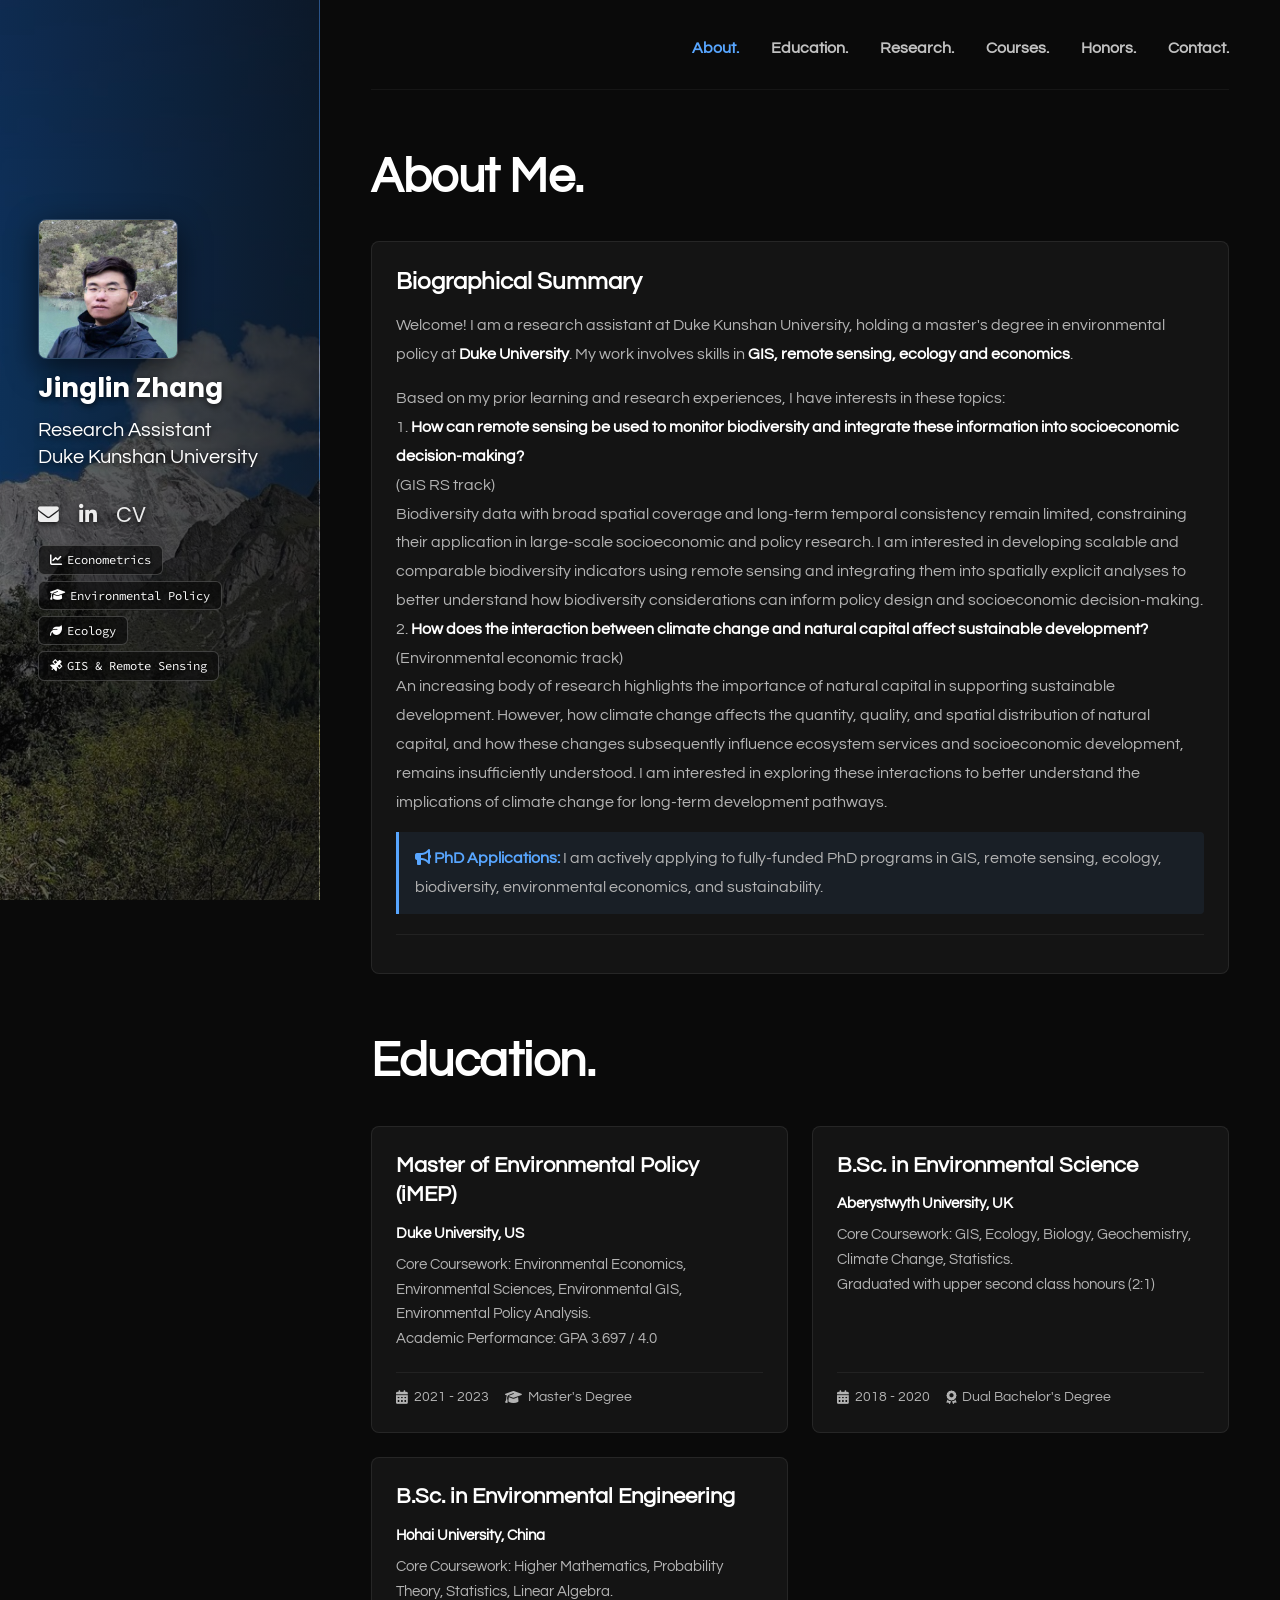
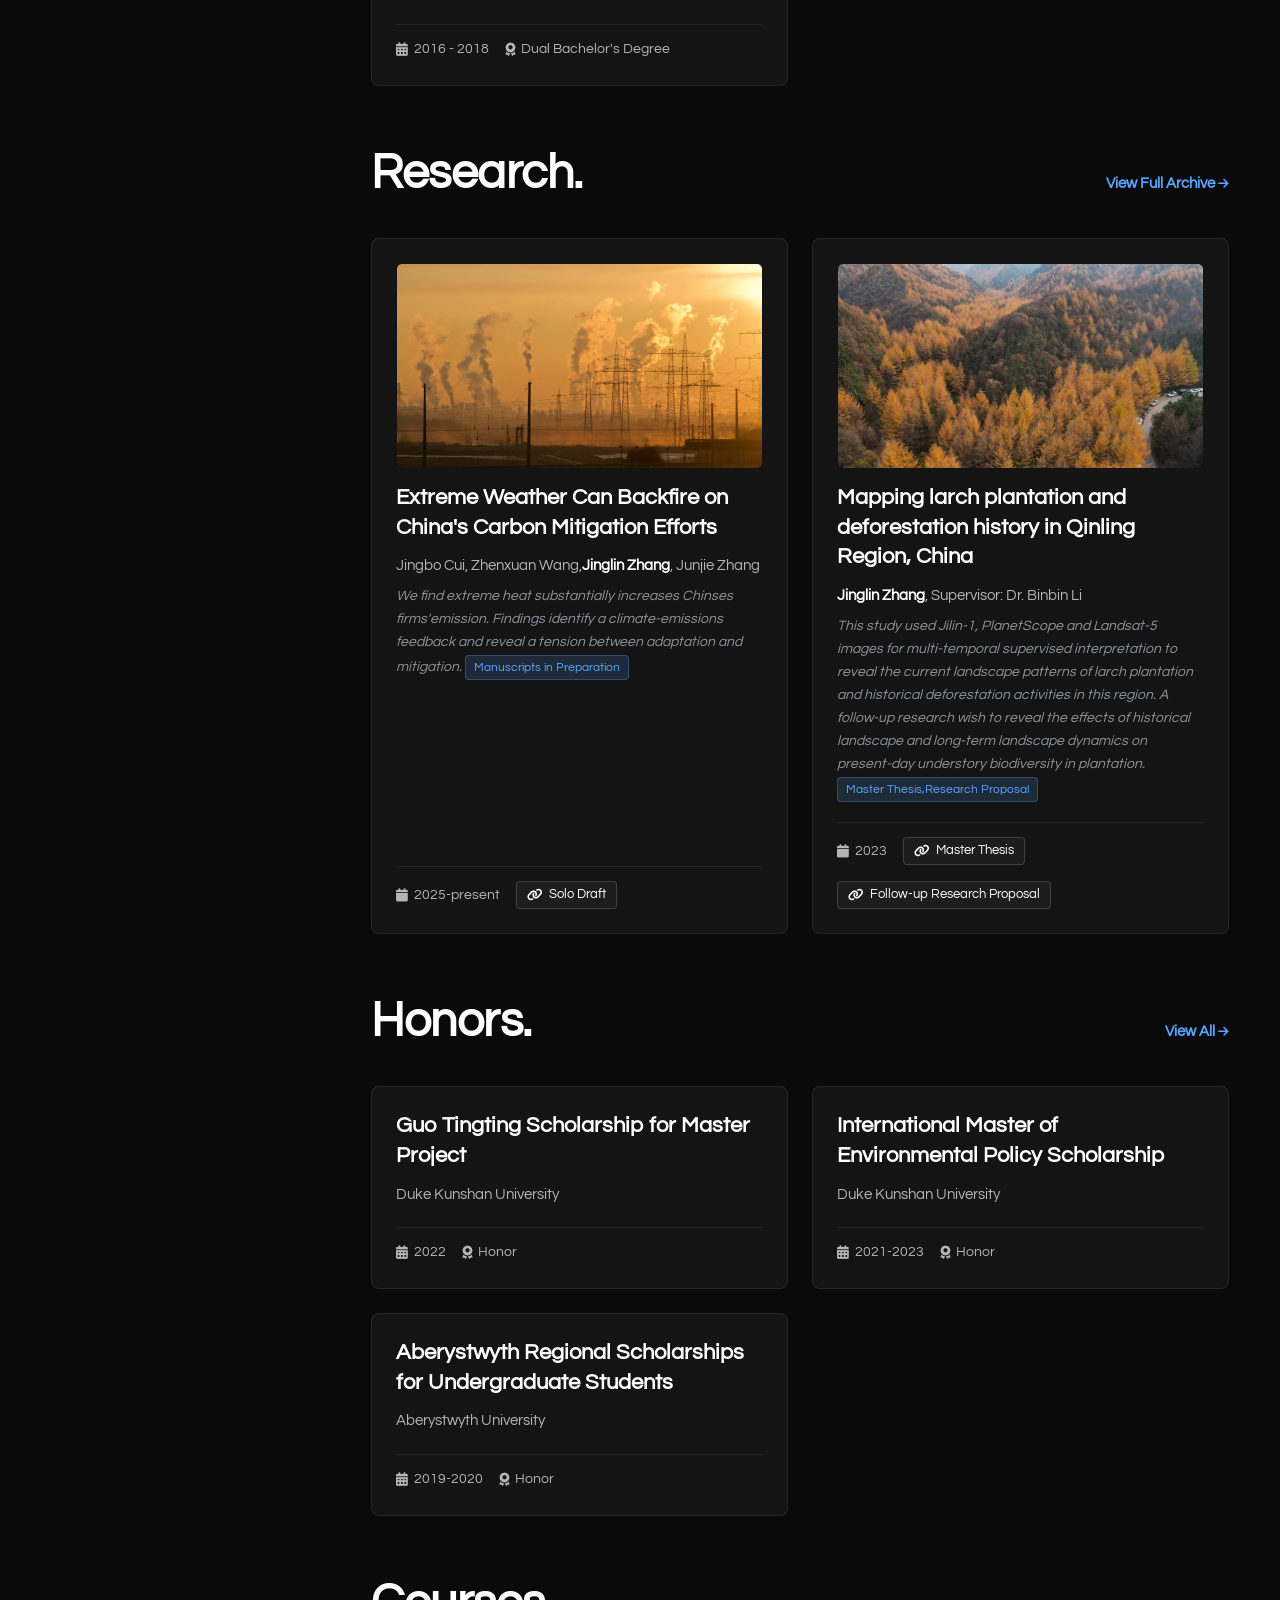
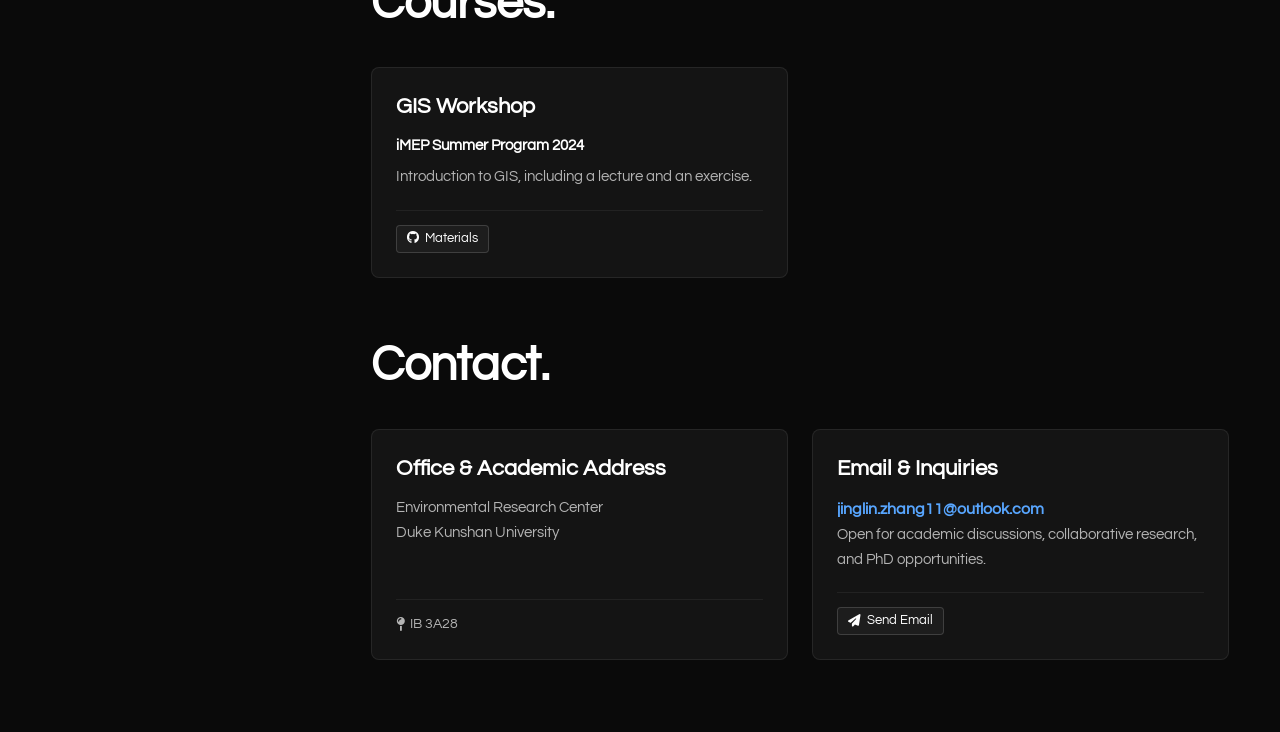
<file: index.html>
<!DOCTYPE html>
<html lang="en">
<head>
    <meta charset="UTF-8">
    <meta name="viewport" content="width=device-width, initial-scale=1.0">
    <title>Jinglin Zhang | Academic Portfolio</title>
    
    <!-- Fonts & Icons (Gitfolio exact stack) -->
    <link rel="stylesheet" href="https://cdnjs.cloudflare.com/ajax/libs/font-awesome/6.5.0/css/all.min.css">
    <link rel="stylesheet" href="styles.css">
</head>
<body>

    <!-- ===================================================
         1) GITFOLIO FIXED LEFT PROFILE RIBBON
         =================================================== -->
    <div id="profile" style="background-image: linear-gradient(90deg, rgba(10, 10, 10, 0.35), rgba(10, 10, 10, 0.72)), url('assets/background.jpg'); background-size: cover; background-position: center; background-repeat: no-repeat;">
        <img id="profile_img" src="assets/profile.jpg" alt="Your Portrait">
        
        <div id="username">
            <span>Jinglin Zhang</span>
        </div>

        <div id="userbio">
            Research Assistant<br>Duke Kunshan University
        </div>

        <div class="socials">
            <a href="mailto:jinglin.zhang11@outlook.com" title="Email">
                <i class="fas fa-envelope"></i>
            </a>
            <a href="https://www.linkedin.com/in/jiz11/" target="_blank" rel="noopener noreferrer" title="LinkedIn">
                <i class="fab fa-linkedin-in"></i>
            </a>
            <a href="assets/cv.pdf" target="_blank" rel="noopener noreferrer" title="Resume">
                CV
            </a>
        </div>

        <div style="margin-top: 1.5vh; display: flex; flex-wrap: wrap; gap: 6px;">
            <span class="gitfolio-badge"><i class="fas fa-chart-line text-blue-400"></i> Econometrics</span>
            <span class="gitfolio-badge"><i class="fas fa-graduation-cap text-green-400"></i> Environmental Policy</span>
            <span class="gitfolio-badge"><i class="fas fa-leaf text-amber-400"></i> Ecology</span>
            <span class="gitfolio-badge"><i class="fas fa-satellite text-purple-400"></i> GIS & Remote Sensing</span>
        </div>
    </div>

    <!-- ===================================================
         2) GITFOLIO RIGHT DISPLAY CONTENT
         =================================================== -->
    <div id="display">
        
        <!-- Top Navigation Bar (Gitfolio style) -->
        <div id="header">
            <a href="#about" class="active">About.</a>
            <a href="#education">Education.</a>
            <a href="#research">Research.</a>
            <a href="#Courses">Courses.</a>
            <a href="#honors">Honors.</a>
            <a href="#contact">Contact.</a>
        </div>

        <!-- SECTION 1: ABOUT ME -->
        <div id="about">
            <h1>About Me.</h1>
            <div class="gitfolio-card" style="margin-bottom: 30px;">
                <div class="section_title" style="color: #fff; font-size: 24px;">Biographical Summary</div>
                <div class="about_section" style="font-size: 16px; line-height: 1.8;">
                    <p style="margin-top: 0;">
                        Welcome! I am a research assistant at Duke Kunshan University, holding a master's degree in environmental policy at <strong>Duke University</strong>. My work involves skills in <strong>GIS, remote sensing, ecology and economics</strong>.
                    </p>
                    <p>
                        Based on my prior learning and research experiences, I have interests in these topics:<br>
                        1. <strong>How can remote sensing be used to monitor biodiversity and integrate these information into socioeconomic decision-making?</strong><br> (GIS RS track)<br>
                        Biodiversity data with broad spatial coverage and long-term temporal consistency remain limited, constraining their application in large-scale socioeconomic and policy research. I am interested in developing scalable and comparable biodiversity indicators using remote sensing and integrating them into spatially explicit analyses to better understand how biodiversity considerations can inform policy design and socioeconomic decision-making. <br>
                        2. <strong>How does the interaction between climate change and natural capital affect sustainable development?</strong><br> (Environmental economic track)<br>
                        An increasing body of research highlights the importance of natural capital in supporting sustainable development. However, how climate change affects the quantity, quality, and spatial distribution of natural capital, and how these changes subsequently influence ecosystem services and socioeconomic development, remains insufficiently understood. I am interested in exploring these interactions to better understand the implications of climate change for long-term development pathways.
                    </p>
                    <p style="margin-bottom: 0; padding: 12px 16px; border-left: 3px solid var(--accent-color); background: rgba(88, 166, 255, 0.08); border-radius: 0 4px 4px 0;">
                        <strong style="color: #58a6ff;"><i class="fas fa-bullhorn"></i> PhD Applications:</strong> I am actively applying to fully-funded PhD programs in GIS, remote sensing, ecology, biodiversity, environmental economics, and sustainability.
                    </p>
                </div>
                <div class="bottom_section">
                </div>
            </div>
        </div>

        <!-- SECTION 2: EDUCATION -->
        <div id="education">
            <h1>Education.</h1>
            <div class="projects">
                
                <section class="gitfolio-card">
                    <div>
                        <div class="section_title">Master of Environmental Policy (iMEP)</div>
                        <div class="about_section">
                            <p style="margin: 0 0 6px 0; color: #fff; font-weight: 600;">Duke University, US</p>
                            <p style="margin: 0; color: var(--text-secondary);">
                                Core Coursework: Environmental Economics, Environmental Sciences, Environmental GIS, Environmental Policy Analysis.<br>
                                Academic Performance: GPA 3.697 / 4.0
                            </p>
                        </div>
                    </div>
                    <div class="bottom_section">
                        <span><i class="fas fa-calendar-alt"></i> 2021 - 2023</span>
                        <span><i class="fas fa-graduation-cap"></i> Master's Degree</span>
                    </div>
                </section>

                <section class="gitfolio-card">
                    <div>
                        <div class="section_title">B.Sc. in Environmental Science</div>
                        <div class="about_section">
                            <p style="margin: 0 0 6px 0; color: #fff; font-weight: 600;">Aberystwyth University, UK</p>
                            <p style="margin: 0; color: var(--text-secondary);">
                                Core Coursework: GIS, Ecology, Biology, Geochemistry, Climate Change, Statistics.<br>
                                Graduated with upper second class honours (2:1)
                            </p>
                        </div>
                    </div>
                    <div class="bottom_section">
                        <span><i class="fas fa-calendar-alt"></i> 2018 - 2020</span>
                        <span><i class="fas fa-award"></i> Dual Bachelor's Degree</span>
                    </div>
                </section>

                <section class="gitfolio-card">
                    <div>
                        <div class="section_title">B.Sc. in Environmental Engineering</div>
                        <div class="about_section">
                            <p style="margin: 0 0 6px 0; color: #fff; font-weight: 600;">Hohai University, China</p>
                            <p style="margin: 0; color: var(--text-secondary);">
                                Core Coursework: Higher Mathematics, Probability Theory, Statistics, Linear Algebra.<br>
                            </p>
                        </div>
                    </div>
                    <div class="bottom_section">
                        <span><i class="fas fa-calendar-alt"></i> 2016 - 2018</span>
                        <span><i class="fas fa-award"></i> Dual Bachelor's Degree</span>
                    </div>
                </section>

            </div>
        </div>

        <!-- SECTION 3: RESEARCH & PUBLICATIONS -->
        <div id="research">
            <div style="display: flex; justify-content: space-between; align-items: baseline; margin-top: 50px; margin-bottom: 25px;">
                <h1 style="margin: 0;">Research.</h1>
                <a href="pages/all-publications.html" style="font-family: 'Questrial', sans-serif; color: var(--accent-color); text-decoration: none; font-size: 15px; font-weight: bold;">
                    View Full Archive <i class="fas fa-arrow-right" style="font-size: 12px;"></i>
                </a>
            </div>
            
            <div class="projects" id="featured-publications-container">
                <!-- Dynamically populated from data/publications.json via script.js -->
            </div>
        </div>

        <!-- SECTION 4: HONORS & AWARDS -->
        <div id="honors">
            <div style="display: flex; justify-content: space-between; align-items: baseline; margin-top: 50px; margin-bottom: 25px;">
                <h1 style="margin: 0;">Honors.</h1>
                <a href="pages/all-honors.html" style="font-family: 'Questrial', sans-serif; color: var(--accent-color); text-decoration: none; font-size: 15px; font-weight: bold;">
                    View All <i class="fas fa-arrow-right" style="font-size: 12px;"></i>
                </a>
            </div>
            
            <div class="projects" id="honors-container">
                <!-- Dynamically populated from data/honors.json via script.js -->
            </div>
        </div>

        <div id="Courses">
            <h1>Courses.</h1>
            <div class="projects">
                
                <section class="gitfolio-card">
                    <div>
                        <div class="section_title">GIS Workshop</div>
                        <div class="about_section">
                            <p style="margin: 0 0 6px 0; color: #fff; font-weight: 600;">iMEP Summer Program 2024</p>
                            <p style="margin: 0; color: var(--text-secondary);">
                                Introduction to GIS, including a lecture and an exercise.<br>
                            </p>
                        </div>
                    </div>
                    <div class="bottom_section">
                        <a href="https://github.com/jiz11/iMEPSummer2024_GISWorkshop" target="_blank" rel="noopener noreferrer" class="gitfolio-tag-btn">
                            <i class="fab fa-github"></i> Materials
                        </a>
                    </div>
                </section>

            </div>
        </div>


        <!-- SECTION 5: CONTACT -->
        <div id="contact">
            <h1>Contact.</h1>
            <div class="projects">
                
                <section class="gitfolio-card">
                    <div>
                        <div class="section_title">Office &amp; Academic Address</div>
                        <div class="about_section">
                            <p style="margin: 0;">
                                Environmental Research Center<br>
                                Duke Kunshan University
                            </p>
                        </div>
                    </div>
                    <div class="bottom_section">
                        <span><i class="fas fa-map-pin"></i> IB 3A28</span>
                    </div>
                </section>

                <section class="gitfolio-card">
                    <div>
                        <div class="section_title">Email &amp; Inquiries</div>
                        <div class="about_section">
                            <p style="margin: 0;">
                                <a href="mailto:jinglin.zhang11@outlook.com" style="color: var(--accent-color); text-decoration: none; font-size: 16px; font-weight: bold;">
                                    jinglin.zhang11@outlook.com
                                </a><br>
                                Open for academic discussions, collaborative research, and PhD opportunities.
                            </p>
                        </div>
                    </div>
                    <div class="bottom_section">
                        <a href="mailto:jinglin.zhang11@outlook.com" class="gitfolio-tag-btn"><i class="fas fa-paper-plane"></i> Send Email</a>
                    </div>
                </section>

            </div>
        </div>

        <!-- Gitfolio Footer -->

    </div>

    <script src="script.js"></script>
</body>
</html>
</file>
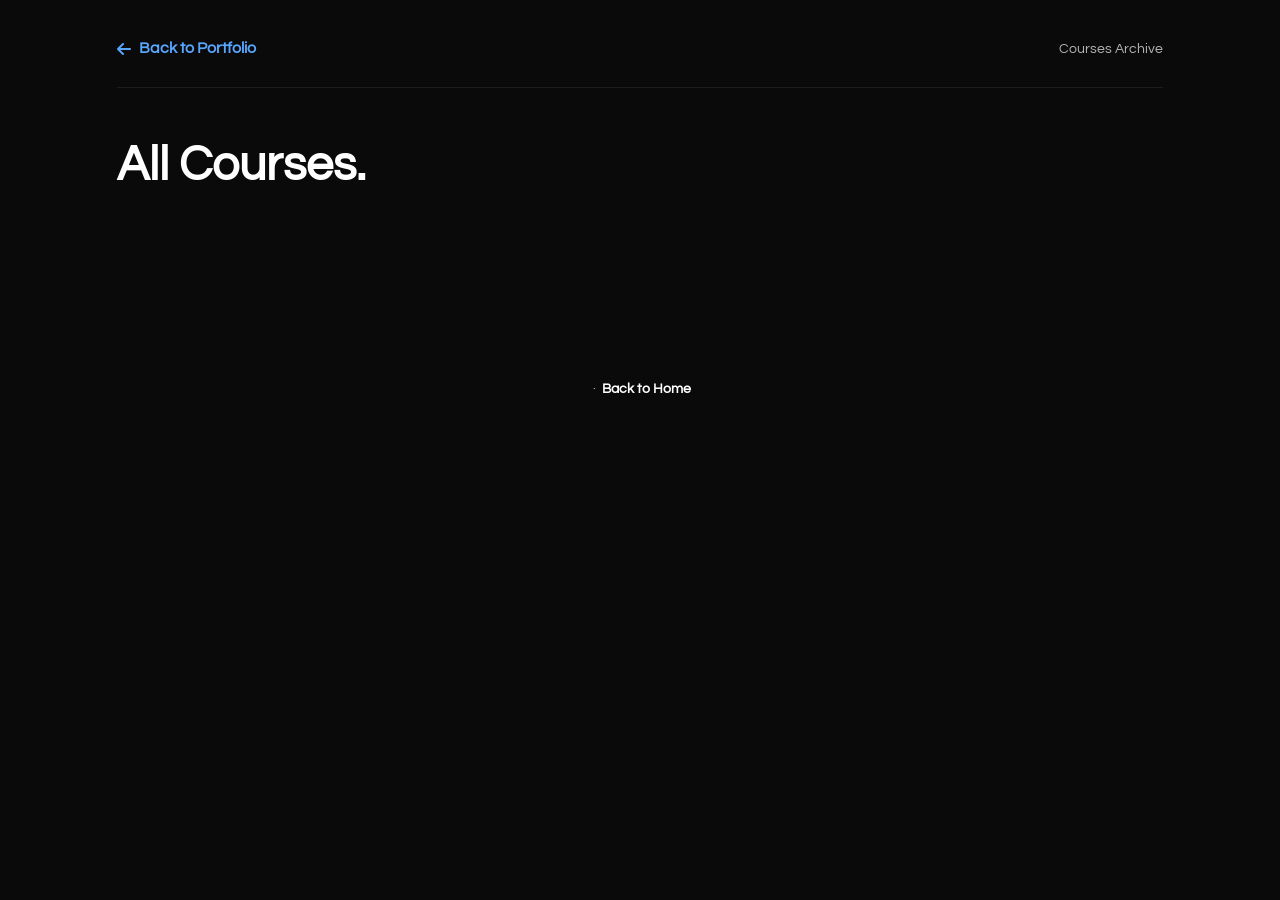
<file: pages/all-courses.html>
<!DOCTYPE html>
<html lang="en">
<head>
    <meta charset="UTF-8">
    <meta name="viewport" content="width=device-width, initial-scale=1.0">
    <title>All Courses | Archive</title>
    
    <!-- Fonts & Icons -->
    <link rel="stylesheet" href="https://cdnjs.cloudflare.com/ajax/libs/font-awesome/6.5.0/css/all.min.css">
    <link rel="stylesheet" href="../styles.css">
    <style>
        body {
            padding: 4vh 6vw;
            max-width: 1200px;
            margin: 0 auto;
        }
    </style>
</head>
<body>

    <div style="display: flex; justify-content: space-between; align-items: center; padding-bottom: 25px; border-bottom: 1px solid rgba(255, 255, 255, 0.08);">
        <a href="../index.html" style="color: var(--accent-color); font-family: 'Questrial', sans-serif; text-decoration: none; font-size: 16px; font-weight: bold; display: flex; align-items: center; gap: 8px;">
            <i class="fas fa-arrow-left"></i> Back to Portfolio
        </a>
        <span style="font-family: 'Questrial', sans-serif; color: var(--text-secondary); font-size: 14px;">Courses Archive</span>
    </div>

    <div style="margin-top: 40px;">
        <h1 style="font-size: 48px; font-family: 'Questrial', sans-serif; color: #fff; margin-bottom: 30px;">All Courses.</h1>
        <div class="projects" id="all-courses-container"></div>
    </div>

    <div id="footer" style="margin-top: 60px;">
        <p>&nbsp;·&nbsp; <a href="../index.html">Back to Home</a></p>
    </div>

    <script src="../script.js"></script>
</body>
</html>
</file>
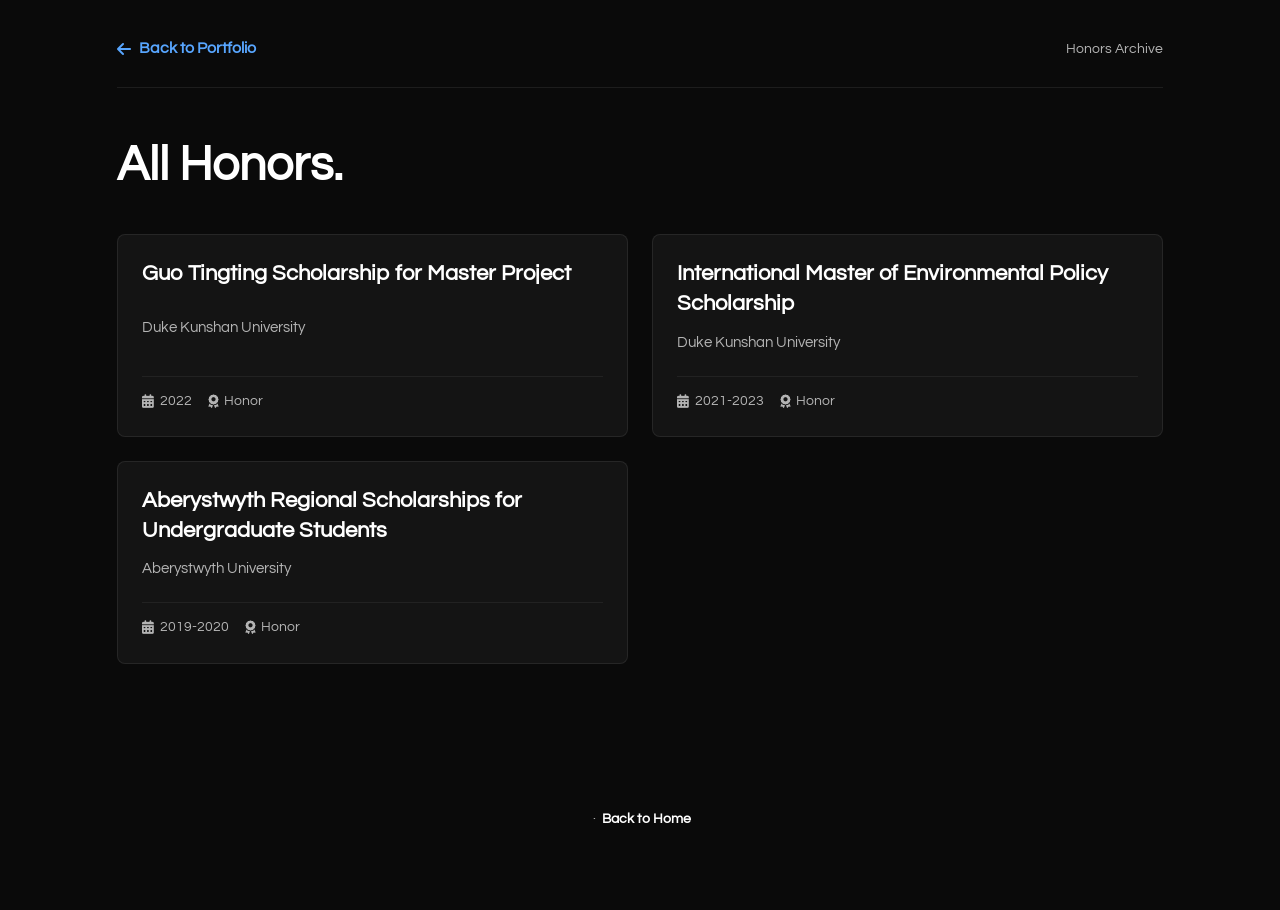
<file: pages/all-honors.html>
<!DOCTYPE html>
<html lang="en">
<head>
    <meta charset="UTF-8">
    <meta name="viewport" content="width=device-width, initial-scale=1.0">
    <title>All Honors & Awards | Archive</title>
    
    <!-- Fonts & Icons -->
    <link rel="stylesheet" href="https://cdnjs.cloudflare.com/ajax/libs/font-awesome/6.5.0/css/all.min.css">
    <link rel="stylesheet" href="../styles.css">
    <style>
        body {
            padding: 4vh 6vw;
            max-width: 1200px;
            margin: 0 auto;
        }
    </style>
</head>
<body>

    <div style="display: flex; justify-content: space-between; align-items: center; padding-bottom: 25px; border-bottom: 1px solid rgba(255, 255, 255, 0.08);">
        <a href="../index.html" style="color: var(--accent-color); font-family: 'Questrial', sans-serif; text-decoration: none; font-size: 16px; font-weight: bold; display: flex; align-items: center; gap: 8px;">
            <i class="fas fa-arrow-left"></i> Back to Portfolio
        </a>
        <span style="font-family: 'Questrial', sans-serif; color: var(--text-secondary); font-size: 14px;">Honors Archive</span>
    </div>

    <div style="margin-top: 40px;">
        <h1 style="font-size: 48px; font-family: 'Questrial', sans-serif; color: #fff; margin-bottom: 30px;">All Honors.</h1>
        <div class="projects" id="all-honors-container"></div>
    </div>

    <div id="footer" style="margin-top: 60px;">
        <p>&nbsp;·&nbsp; <a href="../index.html">Back to Home</a></p>
    </div>

    <script>
        fetch('../data/honors.json')
            .then(res => res.json())
            .then(items => {
                const container = document.getElementById('all-honors-container');
                container.innerHTML = items.map(item => `
                    <section class="gitfolio-card">
                        <div class="section_title">${item.title}</div>
                        <div class="about_section">
                            <span>${item.org || 'Award / Honor'}</span>
                        </div>
                        <div class="bottom_section">
                            <span><i class="fas fa-calendar-alt"></i> ${item.date}</span>
                            <span><i class="fas fa-award"></i> Honor</span>
                        </div>
                    </section>
                `).join('');
            });
    </script>
</body>
</html>
</file>
<file: styles.css>
@import url('https://fonts.googleapis.com/css?family=Poppins:400,500,600,700');
@import url('https://fonts.googleapis.com/css?family=Questrial');
@import url('https://fonts.googleapis.com/css2?family=Source+Code+Pro:wght@400;500;600&display=swap');

:root {
  --bg-color: rgb(10, 10, 10);
  --card-bg: rgb(20, 20, 20);
  --card-border: rgba(255, 255, 255, 0.08);
  --card-hover-border: rgba(255, 255, 255, 0.22);
  --text-color: #ffffff;
  --text-secondary: rgb(180, 180, 180);
  --accent-color: #58a6ff;
  --accent-hover: #79c0ff;
  --background-image: linear-gradient(
      90deg,
      rgba(10, 10, 10, 0.35),
      rgba(10, 10, 10, 0.72)
    ),
    url("assets/background.jpg");
}

* {
  box-sizing: border-box;
}

body {
  margin: 0;
  padding: 0;
  width: 100%;
  background: var(--bg-color);
  color: var(--text-color);
  overflow-x: hidden;
  font-family: "Poppins", sans-serif;
  line-height: 1.6;
}

/* ===================================================
   1) GITFOLIO FIXED LEFT PROFILE
   =================================================== */
#profile {
  width: 25vw;
  min-width: 320px;
  max-width: 380px;
  padding: 4vh 3vw;
  height: 100vh;
  display: flex;
  flex-direction: column;
  justify-content: center;
  text-align: left;
  background: var(--background-image) center center / cover no-repeat;
  position: fixed;
  top: 0;
  left: 0;
  color: #fff !important;
  z-index: 50;
  border-right: 1px solid rgba(255, 255, 255, 0.1);
}

#profile_img {
  width: 140px;
  height: 140px;
  min-width: 140px;
  min-height: 140px;
  max-width: 140px;
  max-height: 140px;
  border-radius: 8px;
  object-fit: cover;
  border: 1px solid rgba(255, 255, 255, 0.15);
  box-shadow: 0 10px 30px rgba(0, 0, 0, 0.6);
  margin-bottom: 1.5vh;
  transition: transform 0.25s ease;
}

#profile_img:hover {
  transform: scale(1.02);
}

#username {
  font-size: 26px;
  font-weight: bold;
  font-family: "Poppins", sans-serif;
  color: #fff;
  line-height: 1.2;
  text-shadow: 0 2px 6px rgba(0, 0, 0, 0.7);
}

#username a {
  font-size: 16px;
  font-weight: 500;
  color: #ffffff;
  opacity: 0.9;
  text-decoration: none;
  display: block;
  margin-top: 3px;
  text-shadow: 0 1px 3px rgba(0, 0, 0, 0.7);
  transition: opacity 0.2s;
}

#username a:hover {
  opacity: 1;
  text-decoration: underline;
}

#userbio {
  font-size: 20px;
  font-family: "Questrial", sans-serif;
  color: #ffffff;
  line-height: 1.35;
  margin: 1.5vh 0;
  text-shadow: 0 2px 6px rgba(0, 0, 0, 0.8);
}

#about {
  font-size: 15px;
  font-family: "Questrial", sans-serif;
  margin: 1vh 0;
}

#about .meta-item {
  display: flex;
  align-items: center;
  gap: 0.75rem;
  color: #ffffff;
  margin: 0.5vh 0;
  text-shadow: 0 1px 4px rgba(0, 0, 0, 0.8);
}

#about .meta-item i {
  width: 18px;
  text-align: center;
  color: #ffffff;
  font-size: 14px;
}

#about .meta-item a {
  color: #ffffff;
  text-decoration: none;
  transition: opacity 0.2s;
}

#about .meta-item a:hover {
  text-decoration: underline;
}

.socials {
  margin-top: 1.5vh;
  display: flex;
  align-items: center;
}

.socials a {
  color: #ffffff;
  font-size: 1.3rem;
  margin-right: 1.2rem;
  opacity: 0.9;
  text-shadow: 0 2px 5px rgba(0, 0, 0, 0.8);
  transition: transform 0.2s ease, opacity 0.2s ease, color 0.2s ease;
  text-decoration: none;
}

.socials a:hover {
  opacity: 1;
  color: var(--accent-color);
  transform: translateY(-2px);
}

.gitfolio-badge {
  display: inline-flex;
  align-items: center;
  gap: 0.35rem;
  padding: 0.25rem 0.65rem;
  border-radius: 6px;
  font-size: 0.76rem;
  font-family: 'Source Code Pro', monospace;
  background: rgba(10, 10, 10, 0.65);
  border: 1px solid rgba(255, 255, 255, 0.2);
  color: #ffffff;
  text-shadow: 0 1px 3px rgba(0, 0, 0, 0.8);
}

/* ===================================================
   2) GITFOLIO RIGHT DISPLAY CONTENT
   =================================================== */
#display {
  width: calc(100vw - 25vw);
  margin-left: 25vw;
  padding: 2.5vh 4vw 8vh;
  min-height: 100vh;
  box-sizing: border-box;
}

/* Gitfolio Top Navigation Header */
#header {
  width: 100%;
  display: flex;
  justify-content: flex-end;
  align-items: center;
  padding: 1.5vh 0 3vh;
  border-bottom: 1px solid rgba(255, 255, 255, 0.05);
}

#header a {
  color: #ffffff;
  text-decoration: none;
  margin-left: 2.5vw;
  font-family: "Questrial", sans-serif;
  font-size: 16px;
  font-weight: bold;
  opacity: 0.75;
  transition: all 0.2s ease;
}

#header a:hover,
#header a.active {
  opacity: 1;
  color: var(--accent-color);
}

/* Gitfolio Signature Headings */
#display h1 {
  font-size: 48px;
  color: #ffffff;
  font-weight: bold;
  font-family: "Questrial", sans-serif;
  margin-top: 50px;
  margin-bottom: 25px;
  letter-spacing: -0.5px;
}

/* Gitfolio Project Grid / Cards */
.projects {
  display: grid;
  grid-template-columns: repeat(auto-fill, minmax(360px, 1fr));
  gap: 24px;
}

.gitfolio-card,
.projects section {
  border: 1px solid var(--card-border);
  border-radius: 8px;
  padding: 24px;
  background: var(--card-bg);
  transition: all 0.3s cubic-bezier(0.25, 0.8, 0.25, 1);
  color: #ffffff;
  text-decoration: none;
  display: flex;
  flex-direction: column;
  justify-content: space-between;
}

.gitfolio-card:hover,
.projects section:hover {
  transform: scale(1.015);
  border-color: var(--card-hover-border);
  box-shadow: 0 14px 35px rgba(0, 0, 0, 0.5);
  background: rgb(24, 24, 24);
}

.section_title {
  font-size: 22px;
  font-weight: bold;
  font-family: "Questrial", sans-serif;
  margin-bottom: 12px;
  color: #ffffff;
  line-height: 1.35;
}

.about_section {
  font-size: 15px;
  font-family: "Questrial", sans-serif;
  color: var(--text-secondary);
  line-height: 1.65;
}

.about_section strong {
  color: #ffffff;
  font-weight: 600;
}

.bottom_section {
  margin-top: 20px;
  padding-top: 14px;
  border-top: 1px solid rgba(255, 255, 255, 0.06);
  font-size: 13.5px;
  font-family: "Questrial", sans-serif;
  color: #888888;
  display: flex;
  flex-wrap: wrap;
  align-items: center;
  gap: 16px;
}

.bottom_section span,
.bottom_section a {
  display: inline-flex;
  align-items: center;
  gap: 6px;
  color: var(--text-secondary);
  text-decoration: none;
  transition: color 0.2s;
}

.bottom_section a:hover {
  color: var(--accent-color);
}

/* Publication Card Teaser Image */
.pub-gitfolio-teaser {
  width: 100%;
  aspect-ratio: 16 / 9;
  border-radius: 6px;
  overflow: hidden;
  margin-bottom: 14px;
  border: 1px solid rgba(255, 255, 255, 0.08);
  background: #000;
}

.pub-gitfolio-teaser img {
  width: 100%;
  height: 100%;
  object-fit: cover;
  transition: transform 0.3s ease;
}

.gitfolio-card:hover .pub-gitfolio-teaser img,
.projects section:hover .pub-gitfolio-teaser img {
  transform: scale(1.03);
}

.gitfolio-tag-btn {
  display: inline-flex;
  align-items: center;
  gap: 5px;
  padding: 3px 10px;
  border-radius: 4px;
  border: 1px solid rgba(255, 255, 255, 0.15);
  background: rgba(255, 255, 255, 0.04);
  color: #ffffff !important;
  font-size: 12.5px;
  transition: all 0.2s ease;
}

.gitfolio-tag-btn:hover {
  background: rgba(88, 166, 255, 0.18);
  border-color: var(--accent-color);
  color: var(--accent-hover) !important;
}

.venue-tag-badge {
  display: inline-flex;
  align-items: center;
  padding: 2px 8px;
  border-radius: 4px;
  font-size: 12px;
  background: rgba(88, 166, 255, 0.15);
  color: var(--accent-color);
  border: 1px solid rgba(88, 166, 255, 0.3);
}

/* ===================================================
   3) GITFOLIO FOOTER
   =================================================== */
#footer {
  width: 100%;
  padding: 70px 0 30px;
  text-align: center;
  font-family: "Questrial", sans-serif;
  color: var(--text-secondary);
  font-size: 14px;
}

#footer a {
  color: #ffffff;
  text-decoration: none;
  font-weight: bold;
  transition: color 0.2s;
}

#footer a:hover {
  color: var(--accent-color);
}

/* ===================================================
   4) RESPONSIVE DESIGN (GITFOLIO MEDIA QUERIES)
   =================================================== */
@media (max-width: 1024px) {
  #profile {
    width: 100%;
    min-width: 100%;
    max-width: 100%;
    height: auto;
    position: relative;
    padding: 60px 24px;
    text-align: center;
    border-right: none;
    border-bottom: 1px solid rgba(255, 255, 255, 0.1);
  }

  #profile_img {
    margin: 0 auto 20px;
  }

  #about .meta-item {
    justify-content: center;
  }

  .socials {
    justify-content: center;
  }

  #display {
    width: 100%;
    margin-left: 0;
    padding: 30px 24px 60px;
  }

  #header {
    justify-content: center;
    flex-wrap: wrap;
    gap: 15px;
  }

  #header a {
    margin: 0 10px;
  }

  #display h1 {
    font-size: 38px;
  }

  .projects {
    grid-template-columns: 1fr;
  }
}
</file>
